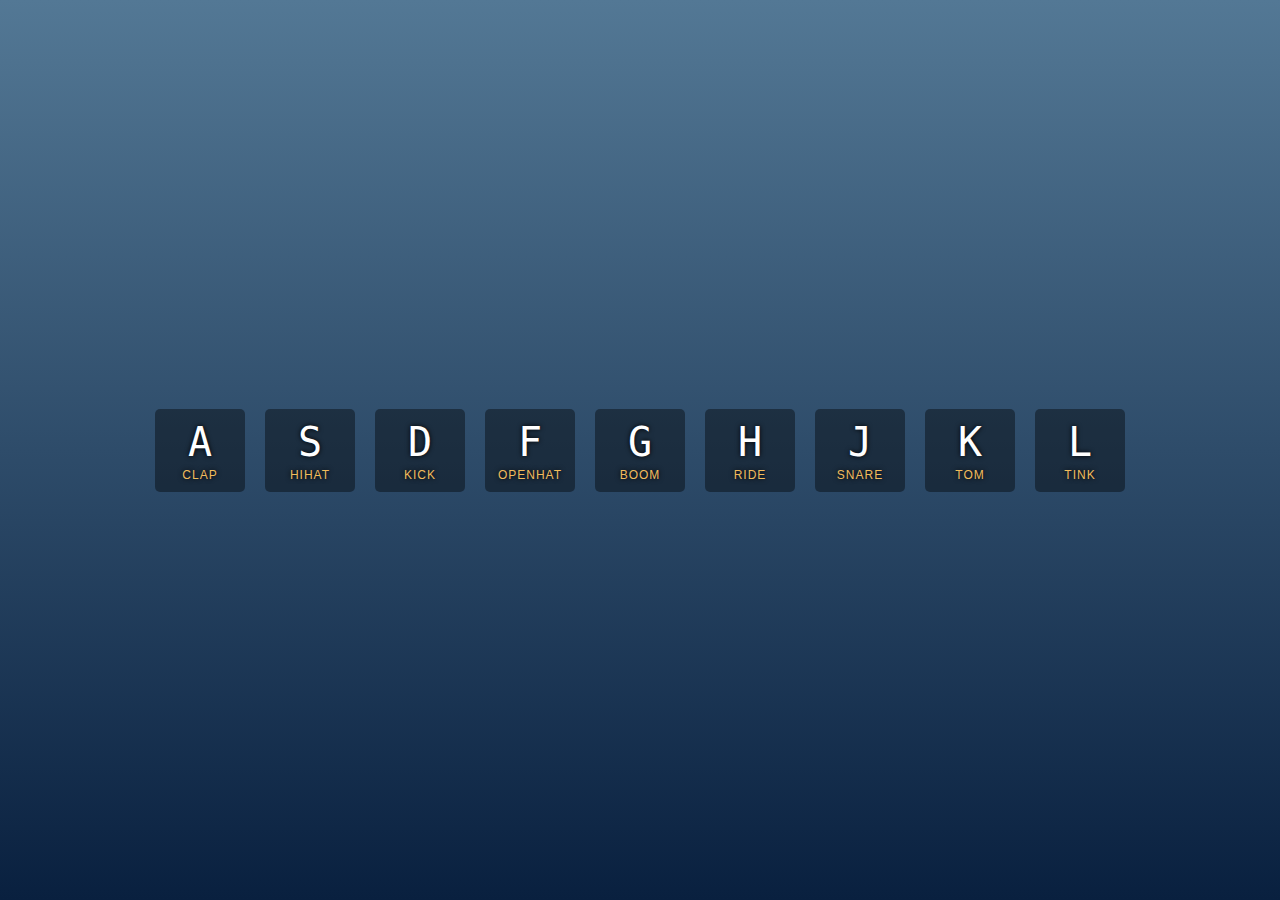
<file: 01_Javascript Drum Kit/index.html>
<!DOCTYPE html>
<html lang="en">
<head>
  <meta charset="UTF-8">
  <title>01 JS Drum Kit</title>
  <link rel="stylesheet" href="style.css">
</head>
<body>
  <div class="keys">
    <div data-key="65" class="key">
      <kbd>A</kbd>
      <span class="sound">clap</span>
    </div>
    <div data-key="83" class="key">
      <kbd>S</kbd>
      <span class="sound">hihat</span>
    </div>
    <div data-key="68" class="key">
      <kbd>D</kbd>
      <span class="sound">kick</span>
    </div>
    <div data-key="70" class="key">
      <kbd>F</kbd>
      <span class="sound">openhat</span>
    </div>
    <div data-key="71" class="key">
      <kbd>G</kbd>
      <span class="sound">boom</span>
    </div>
    <div data-key="72" class="key">
      <kbd>H</kbd>
      <span class="sound">ride</span>
    </div>
    <div data-key="74" class="key">
      <kbd>J</kbd>
      <span class="sound">snare</span>
    </div>
    <div data-key="75" class="key">
      <kbd>K</kbd>
      <span class="sound">tom</span>
    </div>
    <div data-key="76" class="key">
      <kbd>L</kbd>
      <span class="sound">tink</span>
    </div>

<!-- Audio -->
<audio data-key="65" src="sounds/clap.wav"></audio>
<audio data-key="83" src="sounds/hihat.wav"></audio>
<audio data-key="68" src="sounds/kick.wav"></audio>
<audio data-key="70" src="sounds/openhat.wav"></audio>
<audio data-key="71" src="sounds/boom.wav"></audio>
<audio data-key="72" src="sounds/ride.wav"></audio>
<audio data-key="74" src="sounds/snare.wav"></audio>
<audio data-key="75" src="sounds/tom.wav"></audio>
<audio data-key="76" src="sounds/tink.wav"></audio>


<script>

 function playSound(e){
    const audio = document.querySelector(`audio[data-key="${e.keyCode}"]`);
    const key = document.querySelector(`.key[data-key="${e.keyCode}"]`);
    if(!audio) return;
    audio.currentTime = 0;
    audio.play();
    key.classList.add("playing");
  };

  function removeTransition(e) {
    if(e.propertyName !== "transform") return;
    this.classList.remove("playing")
  };

  const key = document.querySelectorAll(".key");
  key.forEach(key => key.addEventListener("transitionend", removeTransition));
  window.addEventListener("keydown", playSound);

</script>

</body>
</html>
</file>
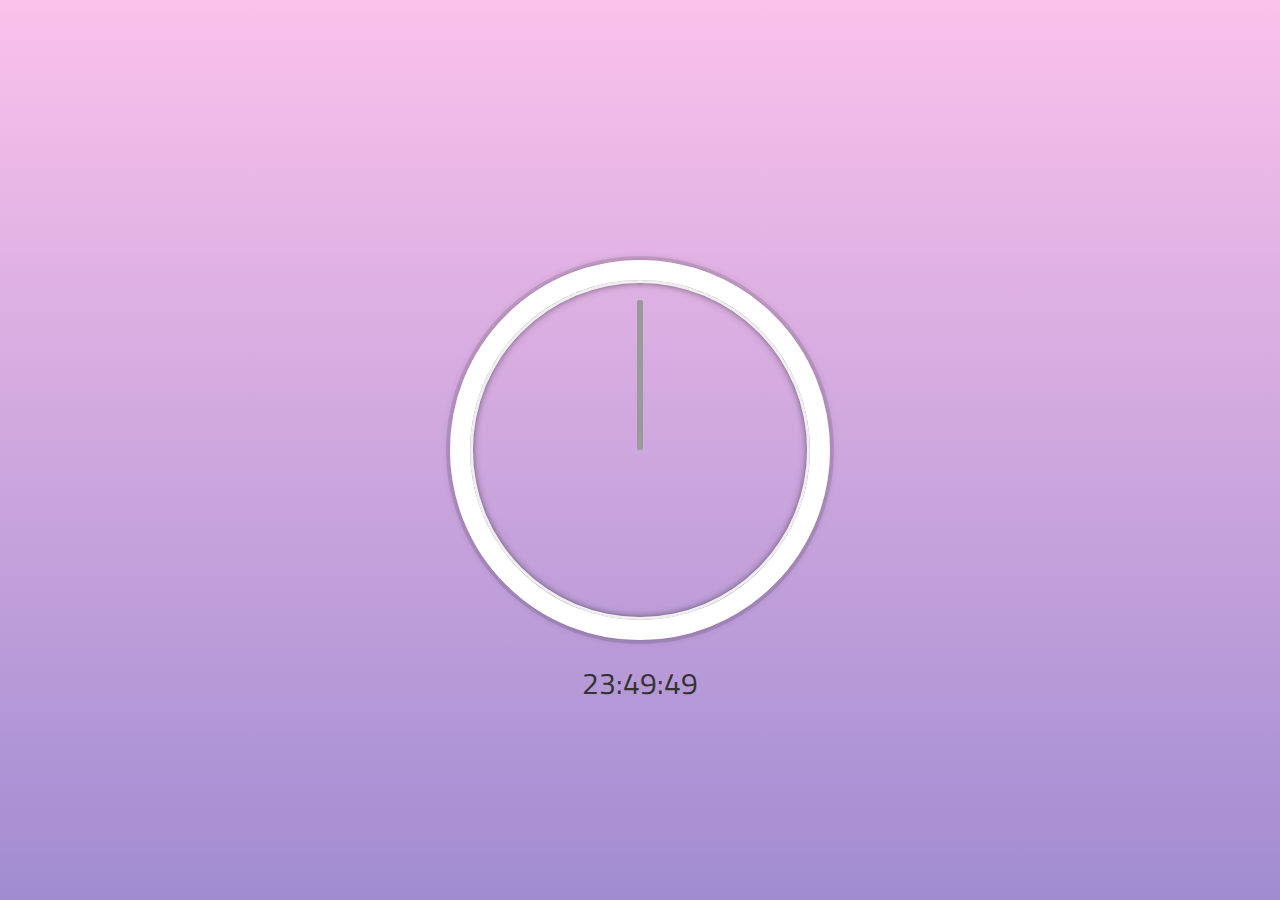
<file: 02_JS Clock/index.html>
<!DOCTYPE html>
<html lang="en">
<head>
  <meta charset="UTF-8">
  <link rel="stylesheet" href="style.css">
  <link href="https://fonts.googleapis.com/css?family=Titillium+Web" rel="stylesheet">
  <title>Clock</title>
</head>
<body onload="startTime()">
  <div class="clock">
    <div class="clock-face">
      <div class="hand hour-hand"></div>
      <div class="hand minute-hand"></div>
      <div class="hand second-hand"></div>
    </div>
    <div id="txt"></div>
  </div>

  <script>
    const secondHand = document.querySelector(".second-hand");
    const minuteHand = document.querySelector(".minute-hand");
    const hourHand = document.querySelector(".hour-hand");

    function setDate() {
      const now = new Date();

      const second = now.getSeconds();
      const secondDegree = ((second/60)*360)+90;
      secondHand.style.transform = `rotate(${secondDegree}deg)`;

      const minute = now.getMinutes();
      const minuteDegree = ((minute/60)*360)+90;
      minuteHand.style.transform = `rotate(${minuteDegree}deg)`;

      const hour = now.getHours();
      const hourDegree = ((hour/12)*360)+((minute/60)*30)+90;
      hourHand.style.transform = `rotate(${hourDegree}deg)`;

      if (second == 0) {
        secondHand.style.transition = "all 0s";
      }
    }
    setInterval(setDate, 1000);

    function startTime() {          //script裡沒有直接執行的程式如上一行，需再HTML裡有設定觸發的地方(如body)
      var today = new Date();
      var h = today.getHours();
      var m = today.getMinutes();
      var s = today.getSeconds();
      m = checkTime(m);
      s = checkTime(s);
      document.getElementById('txt').innerHTML =
      h + ":" + m + ":" + s;
      setTimeout(startTime, 1000);  //寫在裡面可以用timeout, 寫在外面用interval

      function checkTime(i) {
        if (i < 10) {i = "0" + i};  // add zero in front of numbers < 10
        return i;
      }
    }


  </script>
</body>
</html>
</file>
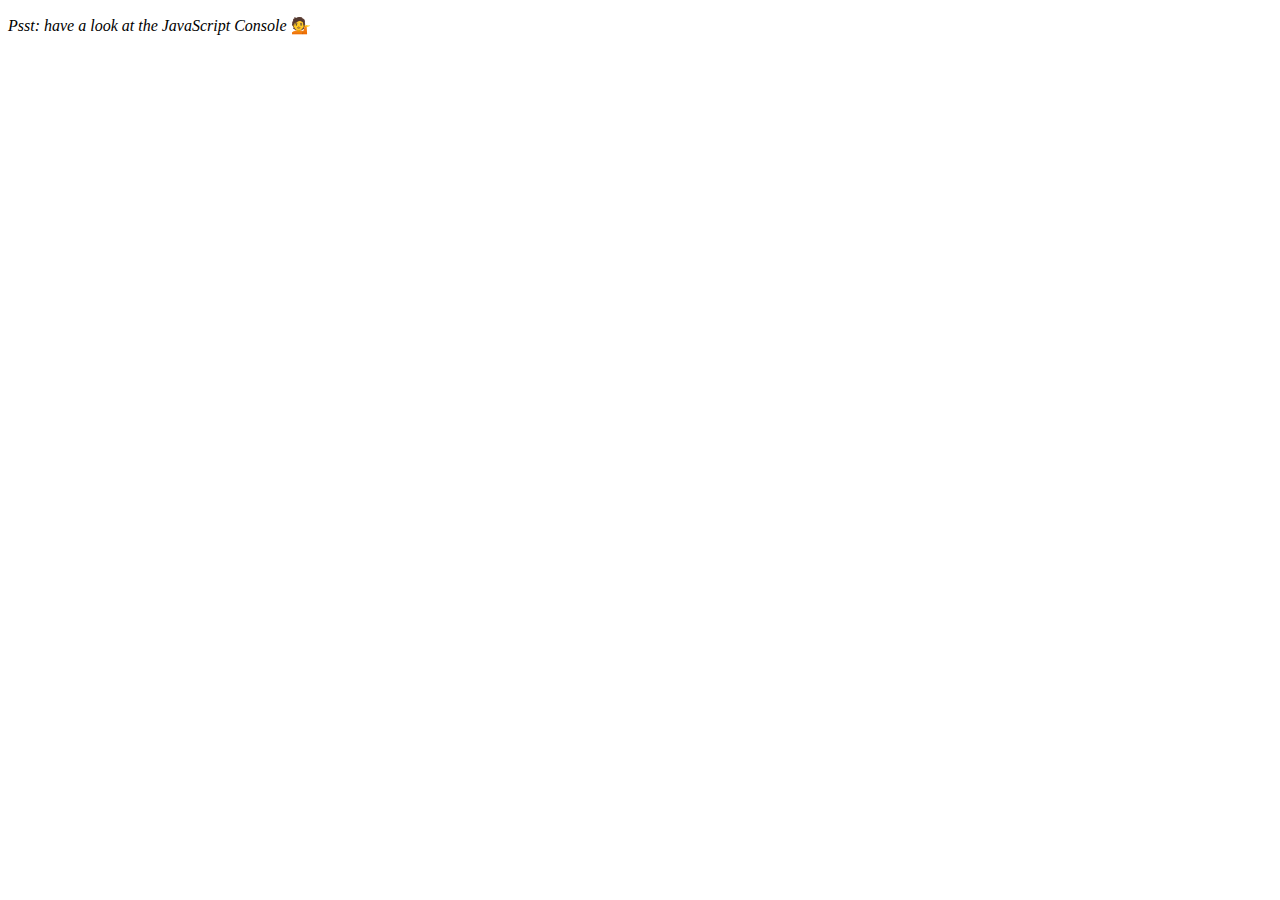
<file: 04_Array Cardio/index.html>
<!DOCTYPE html>
<html lang="en">
<head>
  <meta charset="UTF-8">
  <title>Array Cardio 💪</title>
</head>
<body>
  <p><em>Psst: have a look at the JavaScript Console</em> 💁</p>
  <script>
    // Get your shorts on - this is an array workout!
    // ## Array Cardio Day 1

    // Some data we can work with

    const inventors = [
      { first: 'Albert', last: 'Einstein', year: 1879, passed: 1955 },
      { first: 'Isaac', last: 'Newton', year: 1643, passed: 1727 },
      { first: 'Galileo', last: 'Galilei', year: 1564, passed: 1642 },
      { first: 'Marie', last: 'Curie', year: 1867, passed: 1934 },
      { first: 'Johannes', last: 'Kepler', year: 1571, passed: 1630 },
      { first: 'Nicolaus', last: 'Copernicus', year: 1473, passed: 1543 },
      { first: 'Max', last: 'Planck', year: 1858, passed: 1947 },
      { first: 'Katherine', last: 'Blodgett', year: 1898, passed: 1979 },
      { first: 'Ada', last: 'Lovelace', year: 1815, passed: 1852 },
      { first: 'Sarah E.', last: 'Goode', year: 1855, passed: 1905 },
      { first: 'Lise', last: 'Meitner', year: 1878, passed: 1968 },
      { first: 'Hanna', last: 'Hammarström', year: 1829, passed: 1909 }
    ];

    const people = ['Beck, Glenn', 'Becker, Carl', 'Beckett, Samuel', 'Beddoes, Mick', 'Beecher, Henry', 'Beethoven, Ludwig', 'Begin, Menachem', 'Belloc, Hilaire', 'Bellow, Saul', 'Benchley, Robert', 'Benenson, Peter', 'Ben-Gurion, David', 'Benjamin, Walter', 'Benn, Tony', 'Bennington, Chester', 'Benson, Leana', 'Bent, Silas', 'Bentsen, Lloyd', 'Berger, Ric', 'Bergman, Ingmar', 'Berio, Luciano', 'Berle, Milton', 'Berlin, Irving', 'Berne, Eric', 'Bernhard, Sandra', 'Berra, Yogi', 'Berry, Halle', 'Berry, Wendell', 'Bethea, Erin', 'Bevan, Aneurin', 'Bevel, Ken', 'Biden, Joseph', 'Bierce, Ambrose', 'Biko, Steve', 'Billings, Josh', 'Biondo, Frank', 'Birrell, Augustine', 'Black, Elk', 'Blair, Robert', 'Blair, Tony', 'Blake, William'];

    // Array.prototype.filter()
    // 1. Filter the list of inventors for those who were born in the 1500's
    const Born = inventors.filter(function(x) {
      if(x.year >= 1500 && x.year < 1600) {
        return true;
      }
    });
    console.table(Born);

    //shorter way
    const born = inventors.filter(x => x.year >= 1500 && x.year < 1600);
    console.table(born);


    // Array.prototype.map()
    // 2. Give us an array of the inventors' first and last names
    const Names = inventors.map(function(x){
      return x.first + " " + x.last;
    })
    console.table(Names);

    //shorter way
    const names = inventors.map(x => `${x.first} ${x.last}`);
    console.table(names);

    // Array.prototype.sort()
    // 3. Sort the inventors by birthdate, oldest to youngest
    const Ages = inventors.sort(function(a, b){
      if(a.year > b.year){
        return 1;
      } else {
        return -1;
      }
    });
    console.table(Ages);
    //用sort是以ASCII做排序，如80會大於9。所以裡面還會放function，若值大於零，換位；小於零，維持。依此規定，會從小排到大。


    // Array.prototype.reduce()
    // 4. How many years did all the inventors live?
    const All = inventors.reduce(function(a, b){
      return a + (b.passed - b.year);
    }, 0);

    console.log(All);


    // 5. Sort the inventors by years lived
    const AgeCompare = inventors.sort(function(a, b){
      const first = a.passed - a.year;
      const next = b.passed - b.year;
      return (first - next) ;
    })

    console.table(AgeCompare);

    // 6. create a list of Boulevards in Paris that contain 'de' anywhere in the name
    // https://en.wikipedia.org/wiki/Category:Boulevards_in_Paris
    // const area = document.querySelector(".mw-category");
    // const links = Array.from(area.querySelectorAll("a"));
    // const De = links.map(x => x.textContent).filter(y => y.includes("de"));
    // console.table(De);


    // 7. sort Exercise
    // Sort the people alphabetically by last name
    const Last = people.sort(function(a, b){
      const [aLast, aFirst] = a.split(", ");
      const [bLast, bFirst] = b.split(", ");

      return (aLast > bLast);
    });
    console.table(Last);

    // 8. Reduce Exercise
    // Sum up the instances of each of these
    const data = ['car', 'car', 'truck', 'truck', 'bike', 'walk', 'car', 'van', 'bike', 'walk', 'car', 'van', 'car', 'truck' ];
    const Count = data.reduce(function(obj, item){
      if(!obj[item]){
        obj[item] =0;
      }
      obj[item]++;
      return obj;
    }, {});

    console.table(Count);

  </script>
</body>
</html>
</file>
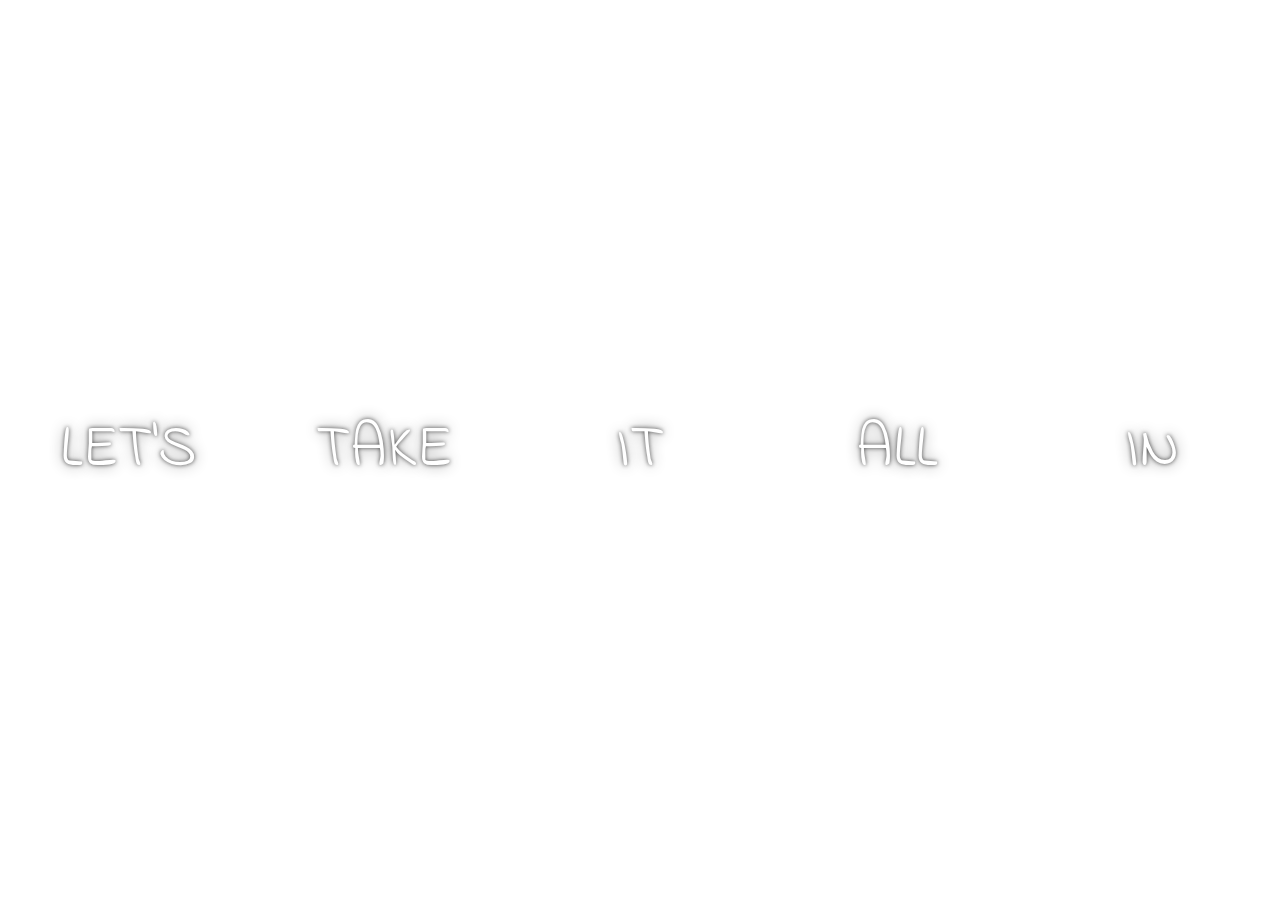
<file: 05_Flex Panel/index.html>
<!DOCTYPE html>
<html lang="en">
<head>
  <meta charset="UTF-8">
  <link rel="stylesheet" href="style.css">
  <title>Flex Panel</title>
  <link href="https://fonts.googleapis.com/css?family=Indie+Flower" rel="stylesheet">
</head>
<body>
  <div class="panels">
    <div class="panel panel1">
      <p>Hey</p>
      <p>Let's</p>
      <p>Dance</p>
    </div>
    <div class="panel panel2">
      <p>Give</p>
      <p>Take</p>
      <p>Recieve</p>
    </div>
    <div class="panel panel3">
      <p>Experience</p>
      <p>It</p>
      <p>Today</p>
    </div>
    <div class="panel panel4">
      <p>Give</p>
      <p>All</p>
      <p>You can</p>
    </div>
    <div class="panel panel5">
      <p>Life</p>
      <p>In</p>
      <p>Motion</p>
    </div>
  </div>

  <script>
  const panelItems = document.querySelectorAll(".panel");

  function Open(){
    this.classList.toggle("open");
  }

  function Active(e){
    if(e.propertyName.includes("flex")){
      this.classList.toggle("open-active");
    }
  }

  panelItems.forEach(x => x.addEventListener("click", Open));
  panelItems.forEach(x => x.addEventListener("transitionend", Active));

  </script>

</body>
</html>
</file>
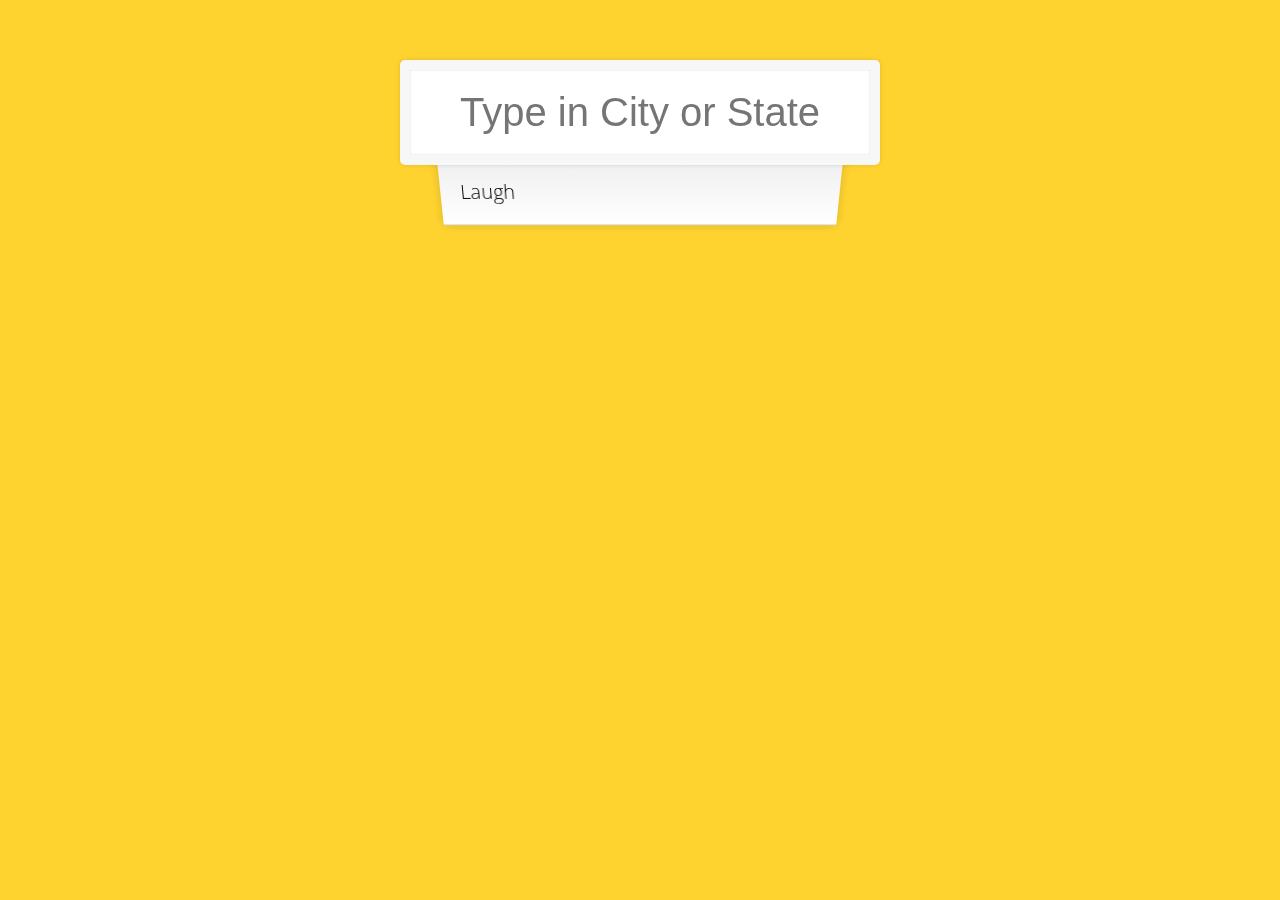
<file: 06_Type Ahead/index.html>
<!DOCTYPE html>
<html lang="en">
<head>
  <meta charset="UTF-8">
  <link href="https://fonts.googleapis.com/css?family=Open+Sans" rel="stylesheet">
  <link rel="stylesheet" href="style.css">
  <title>Type Ahead</title>
</head>
<body>

  <form class="search-form">
    <input type="text" class="search" placeholder="Type in City or State">
    <ul class="suggestions">
      <li>Laugh</li>
    </ul>
  </form>

<script>
const endpoint = 'https://gist.githubusercontent.com/Miserlou/c5cd8364bf9b2420bb29/raw/2bf258763cdddd704f8ffd3ea9a3e81d25e2c6f6/cities.json';

const cities = [];
fetch(endpoint)
  .then(x => x.json())
  .then(data => cities.push(...data));

function findMatch(wordToMatch, cities){
  return cities.filter(place => {
    const regex = new RegExp(wordToMatch, "gi");
    return place.city.match(regex) || place.state.match(regex)
  });
}

function numberWithCommas(x) {
  return x.toString().replace(/\B(?=(\d{3})+(?!\d))/g, ',');
}

function displayMatch() {
  const matchArray = findMatch(this.value, cities);
  const html = matchArray.map(place => {
    const regex = RegExp(this.value, "gi");
    const cityName = place.city.replace(regex, `<span class="highlight">${this.value}</span>`);
    const stateName = place.state.replace(regex, `<span class="highlight">${this.value}</span>`);
    return `
      <li>
        <span class="name">${cityName}, ${stateName}</span>
        <span class="population">${numberWithCommas(place.population)}</span>
      </li>
    `;
  }).join("");
  suggestions.innerHTML = html;
}

const searchInput = document.querySelector(".search");
const suggestions = document.querySelector(".suggestions");

searchInput.addEventListener("change", displayMatch);
searchInput.addEventListener("keyup", displayMatch);

</script>
</body>
</html>
</file>
<file: 01_Javascript Drum Kit/style.css>
html {
  font-size: 10px;
  background-image: linear-gradient(to top, #09203f 0%, #537895 100%);;
}

body,html {
  margin: 0;
  padding: 0;
  font-family: sans-serif;
}

.keys {
  display: flex;
  flex: 1;
  min-height: 100vh;
  align-items: center;
  justify-content: center;
}


.key {
  border: .4rem;
  border-radius: .5rem;
  margin: 1rem;
  font-size: 1.5rem;
  padding: 1rem .5rem;
  transition: all .07s ease;
  width: 8rem;
  text-align: center;
  color: white;
  background: rgba(0,0,0,0.4);
  text-shadow: 0 0 .5rem black;
}

.playing {
  transform: scale(1.1);
  border-color: #f1bc5c;
  box-shadow: 0 0 1rem #f1bc5c;
}

kbd {
  display: block;
  font-size: 4rem;
}

.sound {
  font-size: 1.2rem;
  text-transform: uppercase;
  letter-spacing: .1rem;
  color: #f1bc5c;
}
</file>
<file: 02_JS Clock/style.css>
html {
  background-image: linear-gradient(to top, #a18cd1 0%, #fbc2eb 100%);
  background-size: cover;
  font-family: 'Titillium Web', sans-serif;
  text-align: center;
  font-size: 10px;
}

body {
  margin: 0;
  font-size: 2rem;
  display: flex;
  flex: 1;
  align-items: center;
  height: 100vh;
}


.clock {
  width: 30rem;
  height: 30rem;
  border: 20px solid white;
  border-radius: 50%;
  margin: 50px auto;
  position: relative;
  padding: 2rem;
  box-shadow:
    0 0 0 4px rgba(0,0,0,0.1),
    inset 0 0 0 3px #EFEFEF,
    inset 0 0 10px black,
    0 0 10px rgba(0,0,0,0.2);
}

.clock-face {
  position: relative;
  width: 100%;
  height: 100%;
  transform: translateY(-3px);
}

.hand {
  width: 50%;
  height: 6px;
  background: #9a9a9a;
  position: absolute;
  top: 50%;
  border-radius: 10px;
  transform-origin: 100%;
  transform: rotate(90deg);
  transition: all 0.05s;
  transition-timing-function: cubic-bezier(0.1, 2.7, 0.58, 1);
}

#txt {
  font-size: 3rem;
  padding-top: 60px;
  color: #333;
}
</file>
<file: 05_Flex Panel/style.css>
html {
  box-sizing: border-box;
  font-family: 'Indie Flower', cursive;
  font-size: 20px;
  font-weight: 400;
}

body {
  margin: 0;
}

.panels {
  min-height: 100vh;
  overflow: hidden; /* origin text will be set outside view */
  display: flex; /* For the rectangle boxs */
}

.panel {
  background-size: cover;
  background-position: center;
  box-shadow: inset 0 0 0 5px rgba(255,255,255,0.1);
  flex: 1;  /* stretch the boxes */
  display: flex; /* For the words in boxs */
  flex-direction: column;
  justify-content: center;   /* horizontal center */
  align-items: center;   /* vertical center */
  text-align: center;
  color: white;
  transition:
    font-size 0.7s cubic-bezier(0.61,-0.19, 0.7,-0.11),
    flex 0.7s cubic-bezier(0.61,-0.19, 0.7,-0.11),
    background 0.2s;

}

.panel1 { background-image:url(https://source.unsplash.com/gYl-UtwNg_I/1500x1500); }
.panel2 { background-image:url(https://source.unsplash.com/rFKUFzjPYiQ/1500x1500); }
.panel3 { background-image:url(https://images.unsplash.com/photo-1465188162913-8fb5709d6d57?ixlib=rb-0.3.5&q=80&fm=jpg&crop=faces&cs=tinysrgb&w=1500&h=1500&fit=crop&s=967e8a713a4e395260793fc8c802901d); }
.panel4 { background-image:url(https://source.unsplash.com/ITjiVXcwVng/1500x1500); }
.panel5 { background-image:url(https://source.unsplash.com/3MNzGlQM7qs/1500x1500); }


/* Flex Items */
.panel > * {
  margin: 0;
  width: 100%;
  transition: transform 0.5s;
  flex: 1 0 auto;
  display: flex;
  justify-content: center;
  align-items: center;
}

.panel > *:first-child { transform: translateY(-100%); }
.panel.open-active > *:first-child { transform: translateY(0); }
.panel > *:last-child { transform: translateY(100%); }
.panel.open-active > *:last-child { transform: translateY(0); }

.panel p {
  text-transform: uppercase;
  font-size: 2rem;
  text-shadow: 0 0 4px rgba(0, 0, 0, 0.72), 0 0 14px rgba(0, 0, 0, 0.45);
}

.panel p:nth-child(2) {
  font-size: 3em;
}

.panel.open {
  flex: 5;
  font-size: 40px;
}
</file>
<file: 06_Type Ahead/style.css>
html {
  box-sizing: border-box;
  background: #FFD32F;
  font-family: 'Open Sans', sans-serif;
  font-size: 20px;
  font-weight: 200;
}

*, *:before, *:after {
  box-sizing: inherit;
}

input {
  width: 100%;
  padding: 20px;
}

.search-form {
  max-width: 400px;
  margin: 50px auto;
}

input.search {
  margin: 0;
  text-align: center;
  outline: 0;
  border: 10px solid #F7F7F7;
  width: 120%;
  left: -10%;
  position: relative;
  top: 10px;
  z-index: 2;
  border-radius: 5px;
  font-size: 40px;
  box-shadow: 0 0 5px rgba(0, 0, 0, 0.12), inset 0 0 2px rgba(0, 0, 0, 0.19);
}

.suggestions {
  margin: 0;
  padding: 0;
  position: relative;
}

.suggestions li {
  background: white;
  list-style: none;
  border-bottom: 1px solid #D8D8D8;
  box-shadow: 0 0 10px rgba(0, 0, 0, 0.14);
  margin: 0;
  padding: 20px;
  transition: background 0.2s;
  display: flex;
  justify-content: space-between;
  text-transform: capitalize;
}

.suggestions li:nth-child(even) {
  transform: perspective(100px) rotateX(3deg) translateY(2px) scale(1.001);
  background: linear-gradient(to bottom,  #ffffff 0%,#EFEFEF 100%);
}

.suggestions li:nth-child(odd) {
  transform: perspective(100px) rotateX(-3deg) translateY(3px);
  background: linear-gradient(to top,  #ffffff 0%,#EFEFEF 100%);
}

span.population {
  font-size: 15px;
}

.highlight {
  background: #FFD32F;
}
</file>
